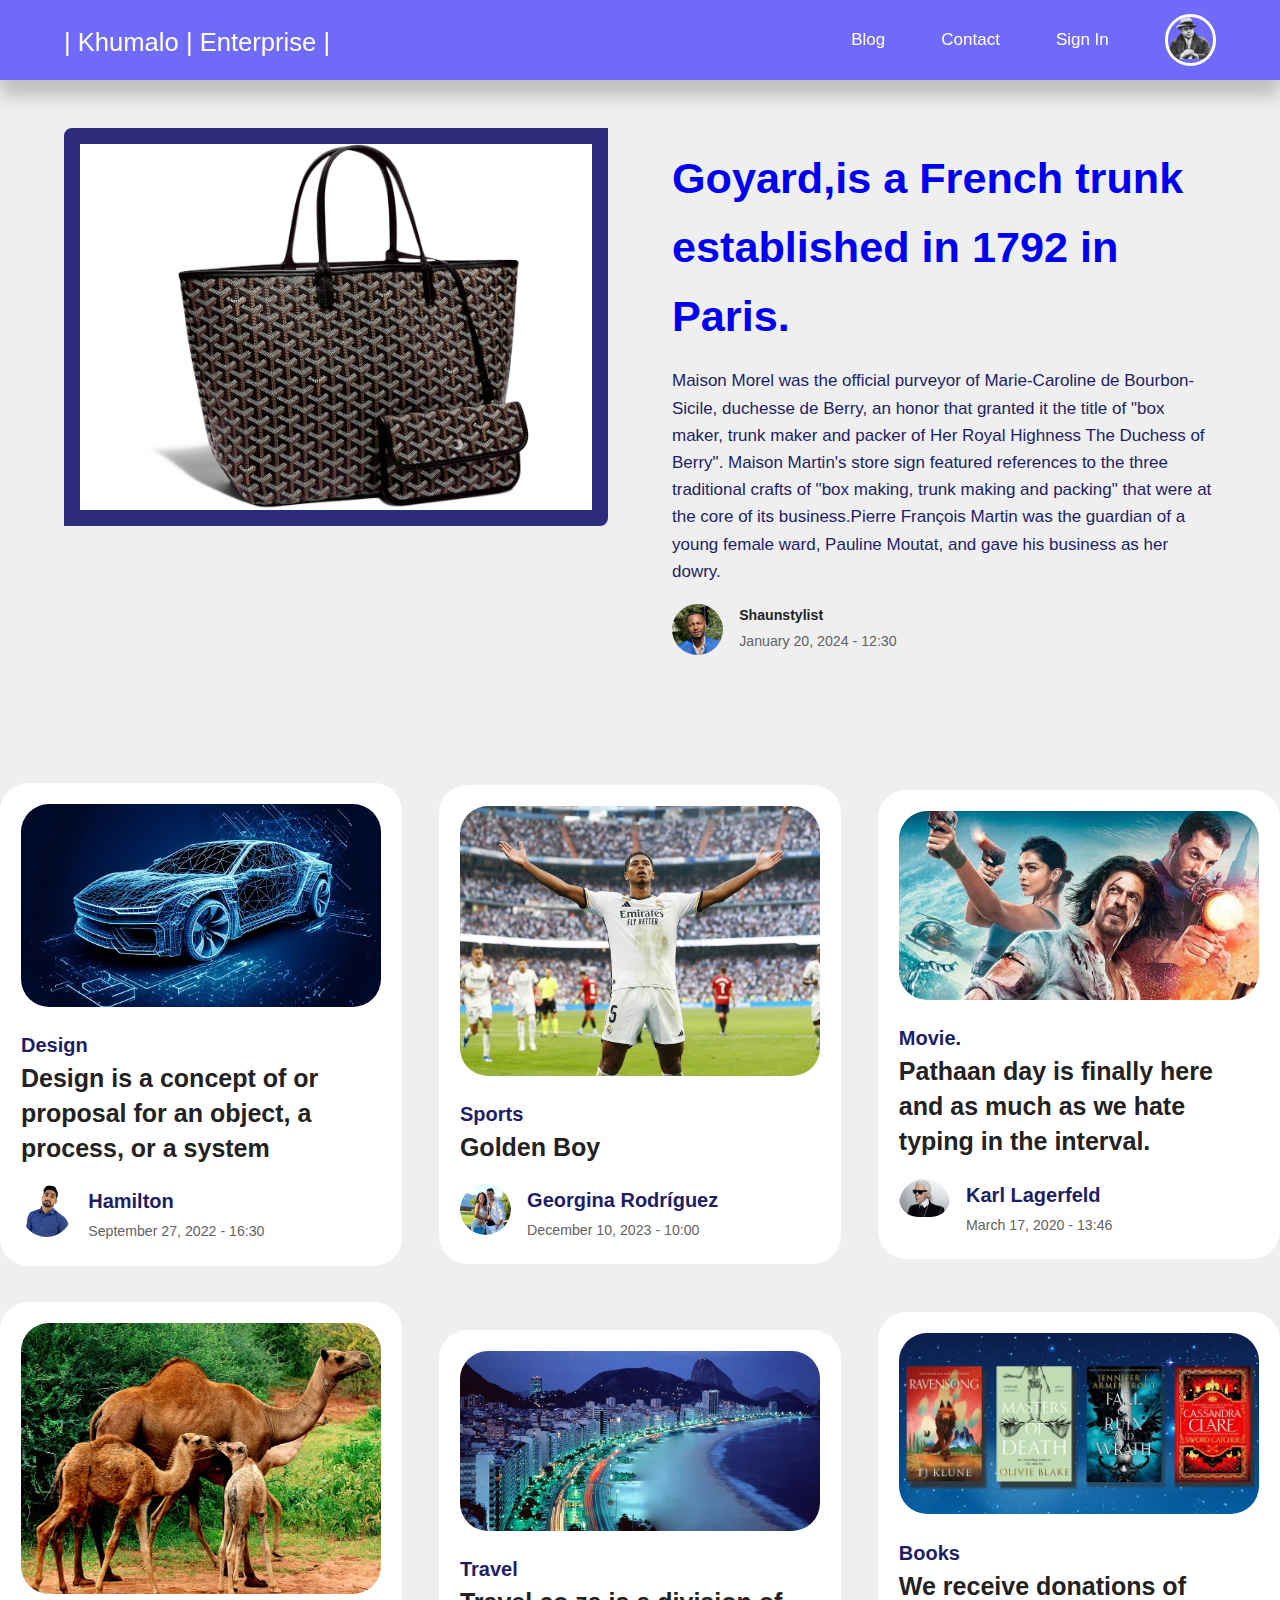
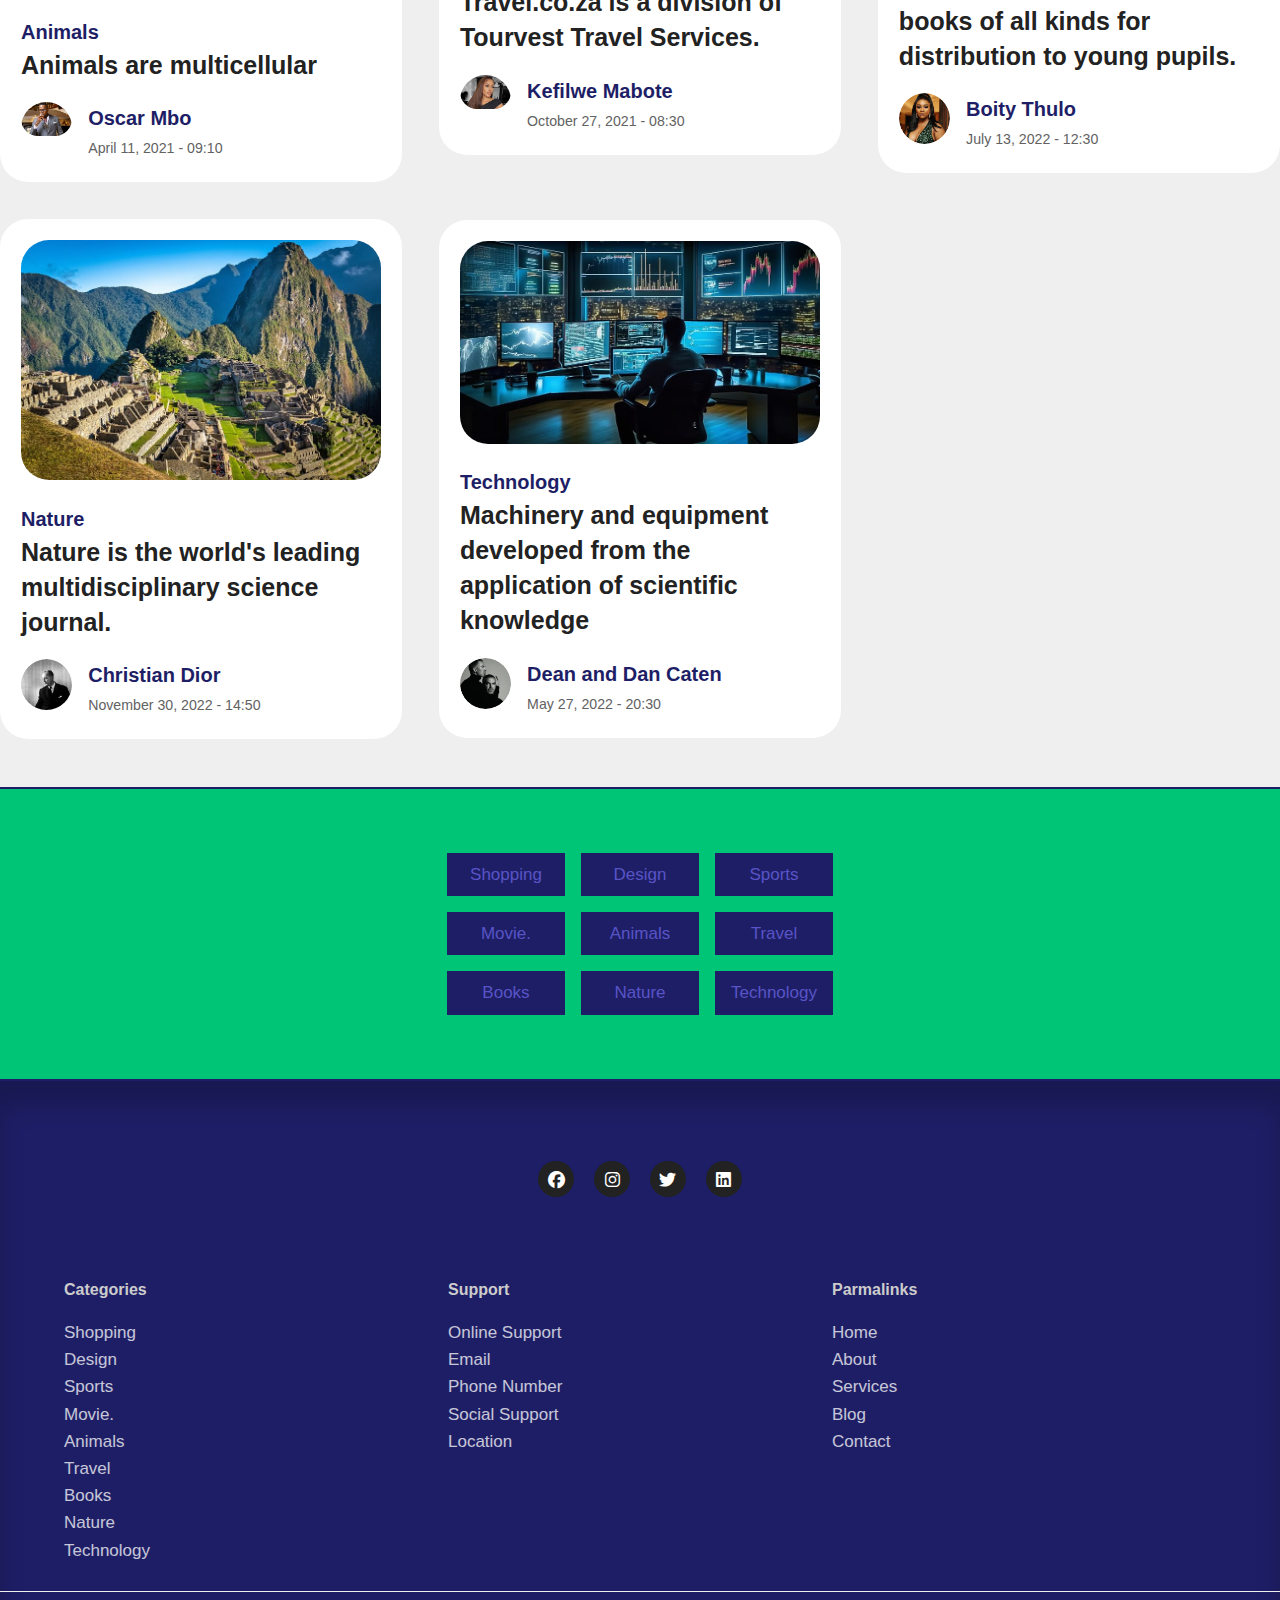
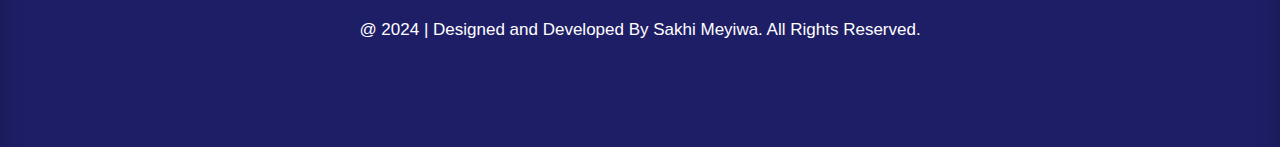
<file: Blog/index.html>
<!DOCTYPE html>
<html lang="en">
<head>
    <meta charset="UTF-8">
    <meta name="viewport" content="width=device-width, initial-scale=1.0">
    <title>Responsive Blog</title>
    <link rel="stylesheet" href="style.css">
    <link rel="stylesheet" href="https://cdnjs.cloudflare.com/ajax/libs/font-awesome/6.5.1/css/all.min.css">
</head>
<body>
   
    <nav>
        <div class="container nav-container">
            <a href="index.html" class="logo"><h3>| Khumalo | Enterprise |</h3></a>
            <ul class="nav-link">
                <li><a href="blog.html">Blog</a></li>
                <li><a href="contact.html">Contact</a></li>
                <li><a href="signup.html">Sign In</a></li>
                <li>
                    <div class="nav-profile">
                        <div class="profile-img">
                            <img src="unnamed.png">
                        </div>
                    <ul>
                        <li><a href="manage.html">Deshboard</a></li>
                        <li><a href="">Log Out</a></li>
                    </ul>
                    </div>
                </li>
            </ul>
            <button class="phone-botton Open"><i class="fa fa-bars"></i></button>
            <button class="phone-botton Close"><i class="fa fa-close"></i></button>
        </div>
    </nav>
    <section class="Featured">
        <div class="container featured-container">
            <div class="post-thumb">
                <img src="Goyard-Saint-Louis-Tote-PM-Black-V.jpg">
            </div>
            <div class="post-info">
                <div class=""></div>
                <h2 class="post-title">
                    <a href="post.html">Goyard,is a French trunk established in 1792 in Paris.</a>
                </h2>
                <p class="post-body">Maison Morel was the official purveyor of Marie-Caroline de Bourbon-Sicile, duchesse de Berry, an honor that granted it the title of "box maker, trunk maker and packer of Her Royal Highness The Duchess of Berry". Maison Martin's store sign featured references to the three traditional crafts of "box making, trunk making and packing" that were at the core of its business.Pierre François Martin was the guardian of a young female ward, Pauline Moutat, and gave his business as her dowry.</p>
                <div class="post-profile">
                    <div class="post-profile-img">
                        <img src="unnamed (1).png">
                    </div>
                    <div class="post-profile-info">
                        <h5>Shaunstylist</h5>
                        <small>January 20, 2024 - 12:30</small>
                    </div>
                </div>
            </div>
        </div>
    </section>

    <section class="Featured"></section>

    
    
    
    
    <section class="prtfolio" id="portfolio">
        <div class="center-text"data-aos="fade-down">
            </div>

    <div class="Portfolio-content"data-aos="zoom-in-up">
        <div class="row">
            <img src="0001081147_resized_blueprintcarwireframe1022.jpg">
            <div class="main-row">
                <div class="row-text">
                    <h5><span>Design</span></h5>
                    <div class="row-icon"></div>
                    <h4>Design is a concept of or proposal for an object, a process, or a system</h4>
                    <div class="post-profile">
                        <div class="post-profile-img">
                            <img src="formal1.jpg">
                        </div>
                        <div class="post-profile-info">
                            <h5>Hamilton</h5>
                            <small>September 27, 2022 - 16:30</small>
                        </div>
                    </div>
                </div>
            </div>
        </div>


        <div class="row">
            <img src="jude-bellingham-sunderland-associations.jpg">
            <div class="main-row">
                <div class="row-text">
                    <h5><span>Sports</span></h5>
                    <div class="row-icon"></div>
                    <h4>Golden Boy</h4>
                    <div class="post-profile">
                        <div class="post-profile-img">
                            <img src="f4.webp">
                        </div>
                        <div class="post-profile-info">
                            <h5>Georgina Rodríguez</h5>
                            <small>December 10, 2023 - 10:00</small>
                        </div>
                    </div>
                </div>
            </div>
        </div>


        <div class="row">
            <img src="pathaan-quick-review-001.jpg">
            <div class="main-row">
                <div class="row-text">
                    <h5><span> Movie.</span></h5>
                    <div class="row-icon"></div>
                    <h4>Pathaan day is finally here and as much as we hate typing in the interval.</h4>
                    <div class="post-profile">
                        <div class="post-profile-img">
                            <img src="f2.webp">
                        </div>
                        <div class="post-profile-info">
                            <h5>Karl Lagerfeld</h5>
                            <small>March 17, 2020 - 13:46</small>
                        </div>
                    </div>
                </div>
            </div>
        </div>


        <div class="row">
            <img src="Dromedary-camels.webp">
            <div class="main-row">
                <div class="row-text">
                    <h5><span>Animals</span></h5>
                    <div class="row-icon"></div>
                    <h4>Animals are multicellular</h4>
                    <div class="post-profile">
                        <div class="post-profile-img">
                            <img src="f3.jpg">
                        </div>
                        <div class="post-profile-info">
                            <h5>Oscar Mbo</h5>
                            <small>April 11, 2021 - 09:10</small>
                        </div>
                    </div>
                </div>
            </div>
        </div>


        <div class="row">
            <img src="image-1-2022-09-30T160926.524.webp">
            <div class="main-row">
                <div class="row-text">
                    <h5><span>Travel</span></h5>
                    <div class="row-icon"></div>
                    <h4>Travel.co.za is a division of Tourvest Travel Services.</h4>
                    <div class="post-profile">
                        <div class="post-profile-img">
                            <img src="f5.jpg">
                        </div>
                        <div class="post-profile-info">
                            <h5>Kefilwe Mabote</h5>
                            <small>October 27, 2021 - 08:30</small>
                        </div>
                    </div>
                </div>
            </div>
        </div>


       
        <div class="row">
            <img src="Best-fantasy-books.webp">
            <div class="main-row">
                <div class="row-text">
                    <h5><span>Books</span></h5>
                    <div class="row-icon"></div>
                    <h4>We receive donations of books of all kinds for distribution to young pupils.</h4>
                    <div class="post-profile">
                        <div class="post-profile-img">
                            <img src="f6.png">
                        </div>
                        <div class="post-profile-info">
                            <h5>Boity Thulo</h5>
                            <small>July 13, 2022 - 12:30</small>
                        </div>
                    </div>
                </div>
            </div>
        </div>


        <div class="row">
            <img src="top-places-to-visit-in-the-world-machu-picchu-peru.jpg">
            <div class="main-row">
                <div class="row-text">
                    <h5><span>Nature</span></h5>
                    <div class="row-icon"></div>
                    <h4>Nature is the world's leading multidisciplinary science journal.</h4>
                    <div class="post-profile">
                        <div class="post-profile-img">
                            <img src="f7.webp">
                        </div>
                        <div class="post-profile-info">
                            <h5>Christian Dior</h5>
                            <small>November 30, 2022 - 14:50</small>
                        </div>
                    </div>
                </div>
            </div>
        </div>



        <div class="row">
            <img src="Technology_Trends.avif">
            <div class="main-row">
                <div class="row-text">
                    <h5><span>Technology</span></h5>
                    <div class="row-icon"></div>
                    <h4>Machinery and equipment developed from the application of scientific knowledge</h4>
                    <div class="post-profile">
                        <div class="post-profile-img">
                            <img src="f8.jpg">
                        </div>
                        <div class="post-profile-info">
                            <h5>Dean and Dan Caten</h5>
                            <small>May 27, 2022 - 20:30</small>
                        </div>
                    </div>
                </div>
            </div>
        </div>

    </div>
    </section>
    
    <section class="Category">
        <div class="category-container container">
            <a class="category-btn">Shopping</a>
            <a class="category-btn">Design</a>
            <a class="category-btn">Sports</a>
            <a class="category-btn">Movie.</a>
            <a class="category-btn">Animals</a>
            <a class="category-btn">Travel</a>
            <a class="category-btn">Books</a>
            <a class="category-btn">Nature</a>
            <a class="category-btn">Technology</a>
    
            
        </div>
    </section>
    
    
    <footer>
        <div class="footer-social">
        <a href=""><i class="fab fa-facebook"></i></a>
        <a href=""><i class="fab fa-instagram"></i></a>
        <a href=""><i class="fab fa-twitter"></i></a>
        <a href=""><i class="fab fa-linkedin"></i></a>
    </div>
    <div class="container footer-container">
        <article>
            <h4>Categories</h4>
            <ul>
                <li><a>Shopping</a></li>
                <li><a>Design</a></li>
                <li><a>Sports</a></li>
                <li><a>Movie.</a></li>
                <li><a>Animals</a></li>
                <li><a>Travel</a></li>
                <li><a>Books</a></li>
                <li><a>Nature</a></li>
                <li><a>Technology</a></li>
                <br>

            </ul>
        </article>
        <article>
            <h4>Support</h4>
            <ul>
                <li><a href="">Online Support</a></li>
                <li><a href="">Email</a></li>
                <li><a href="">Phone Number</a></li>
                <li><a href="">Social Support</a></li>
                <li><a href="">Location</a></li>
             </ul>  
      </article>
      <article>
        <h4>Parmalinks</h4>
        <ul>
            <li><a href="">Home</a></li>
            <li><a href="">About</a></li>
            <li><a href="">Services</a></li>
            <li><a href="">Blog</a></li>
            <li><a href="">Contact</a></li>
         </ul>  
  </article>
    </div>
    <div class="footer-copy">
        @ 2024 | Designed and Developed By Sakhi Meyiwa. All Rights Reserved.

        
</div>
    </footer>
    
    
    
    
    
    
    
    
    
    
    
    
    
    <script src="script.js"></script>
</body>
</html>
</file>
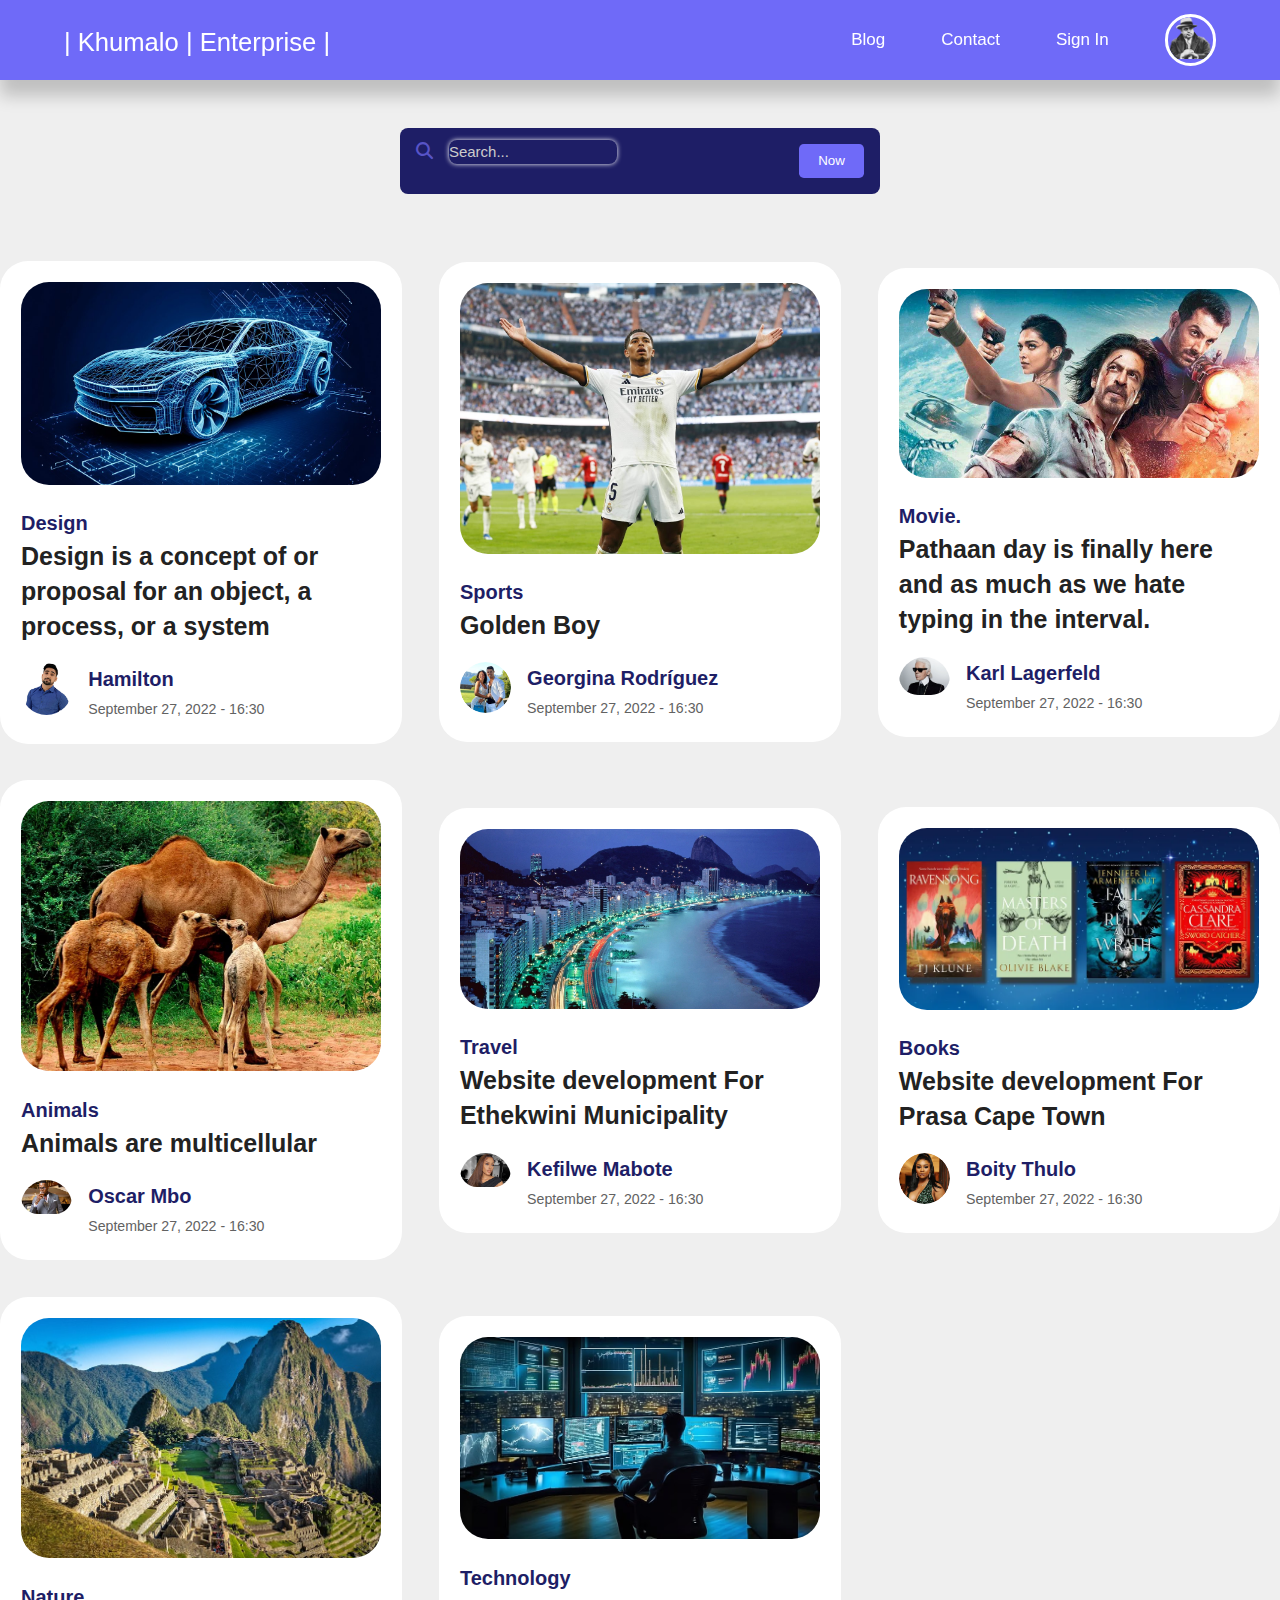
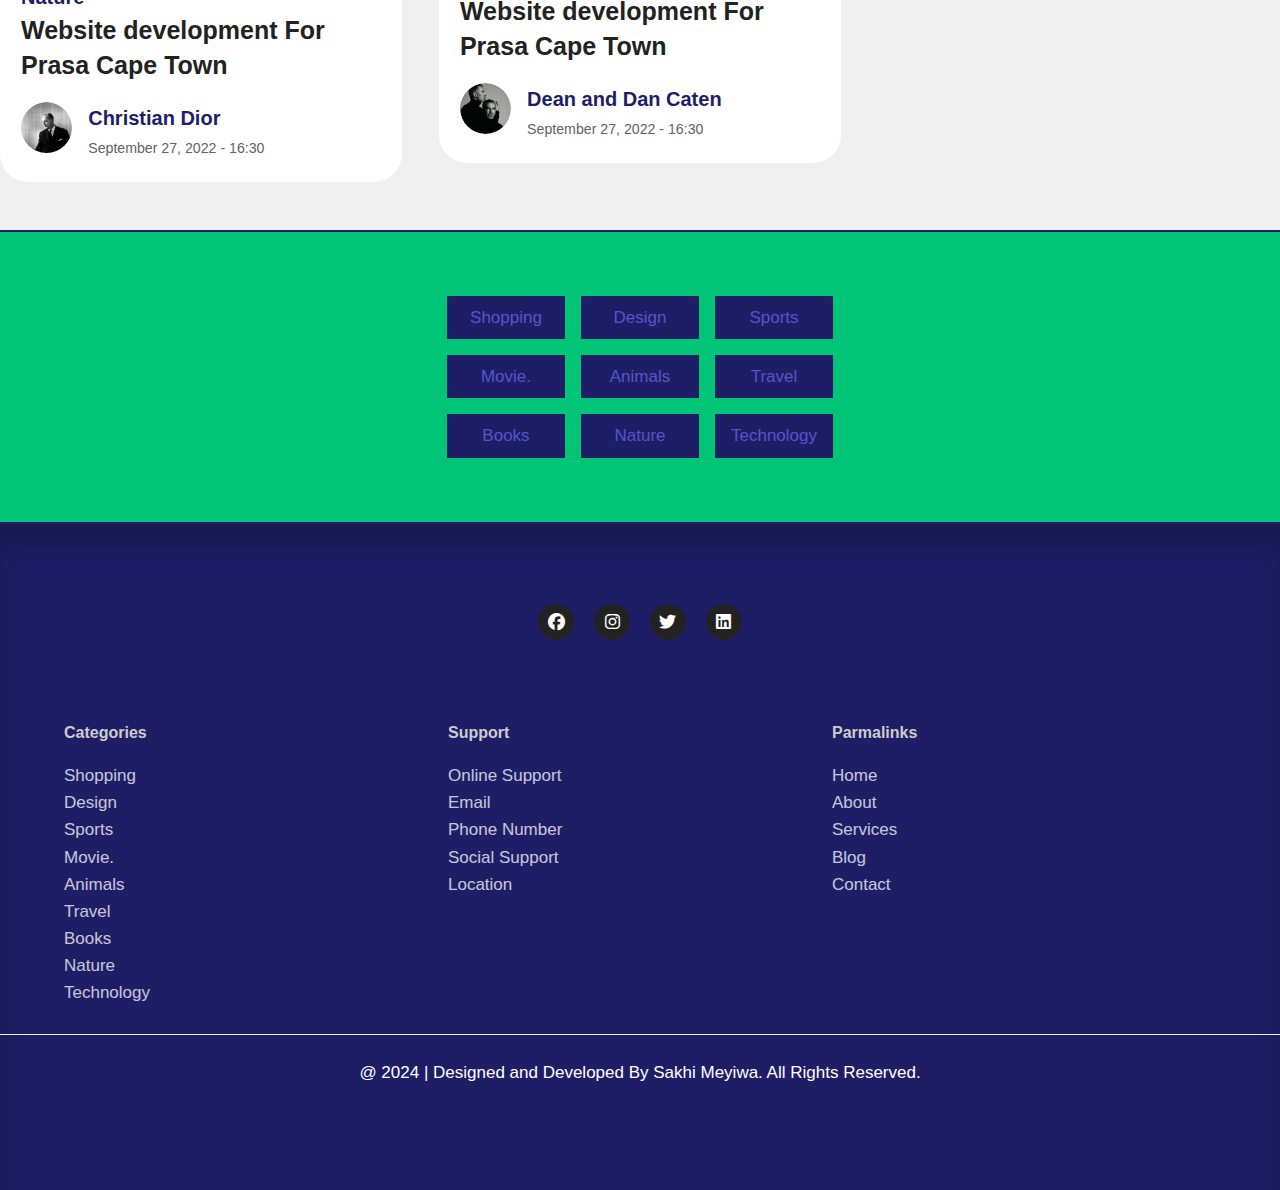
<file: Blog/blog.html>
<!DOCTYPE html>
<html lang="en">
<head>
    <meta charset="UTF-8">
    <meta name="viewport" content="width=device-width, initial-scale=1.0">
    <title>Responsive Blog</title>
    <link rel="stylesheet" href="style.css">
    <link rel="stylesheet" href="https://cdnjs.cloudflare.com/ajax/libs/font-awesome/6.5.1/css/all.min.css">
</head>
<body>
   
    <nav>
        <div class="container nav-container">
            <a href="index.html" class="logo"><h3>| Khumalo | Enterprise |</h3></a>
            <ul class="nav-link">
                <li><a href="">Blog</a></li>
                <li><a href="">Contact</a></li>
                <li><a href="">Sign In</a></li>
                <li>
                    <div class="nav-profile">
                        <div class="profile-img">
                            <img src="unnamed.png">
                        </div>
                    <ul>
                        <li><a href="">Deshboard</a></li>
                        <li><a href="">Log Out</a></li>
                    </ul>
                    </div>
                </li>
            </ul>
            <button class="phone-botton Open"><i class="fa fa-bars"></i></button>
            <button class="phone-botton Close"><i class="fa fa-close"></i></button>
        </div>
    </nav>
    

<section class="search-bar">
    <form class="container search-container">
        <di>
            <i class="fa fa-search"></i>
            <input type="search" placeholder="Search...">
        </di>
        <button class="btn"type="submit">Now</button>
    </form>
</section>




















    <section class="prtfolio" id="portfolio">
        <div class="center-text"data-aos="fade-down">
            </div>

    <div class="Portfolio-content"data-aos="zoom-in-up">
        <div class="row">
            <img src="0001081147_resized_blueprintcarwireframe1022.jpg">
            <div class="main-row">
                <div class="row-text">
                    <h5><span>Design</span></h5>
                    <div class="row-icon"></div>
                    <h4>Design is a concept of or proposal for an object, a process, or a system</h4>
                    <div class="post-profile">
                        <div class="post-profile-img">
                            <img src="formal1.jpg">
                        </div>
                        <div class="post-profile-info">
                            <h5>Hamilton</h5>
                            <small>September 27, 2022 - 16:30</small>
                        </div>
                    </div>
                </div>
            </div>
        </div>


        <div class="row">
            <img src="jude-bellingham-sunderland-associations.jpg">
            <div class="main-row">
                <div class="row-text">
                    <h5><span>Sports</span></h5>
                    <div class="row-icon"></div>
                    <h4>Golden Boy</h4>
                    <div class="post-profile">
                        <div class="post-profile-img">
                            <img src="f4.webp">
                        </div>
                        <div class="post-profile-info">
                            <h5>Georgina Rodríguez</h5>
                            <small>September 27, 2022 - 16:30</small>
                        </div>
                    </div>
                </div>
            </div>
        </div>


        <div class="row">
            <img src="pathaan-quick-review-001.jpg">
            <div class="main-row">
                <div class="row-text">
                    <h5><span> Movie.</span></h5>
                    <div class="row-icon"></div>
                    <h4>Pathaan day is finally here and as much as we hate typing in the interval.</h4>
                    <div class="post-profile">
                        <div class="post-profile-img">
                            <img src="f2.webp">
                        </div>
                        <div class="post-profile-info">
                            <h5>Karl Lagerfeld</h5>
                            <small>September 27, 2022 - 16:30</small>
                        </div>
                    </div>
                </div>
            </div>
        </div>


        <div class="row">
            <img src="Dromedary-camels.webp">
            <div class="main-row">
                <div class="row-text">
                    <h5><span>Animals</span></h5>
                    <div class="row-icon"></div>
                    <h4>Animals are multicellular</h4>
                    <div class="post-profile">
                        <div class="post-profile-img">
                            <img src="f3.jpg">
                        </div>
                        <div class="post-profile-info">
                            <h5>Oscar Mbo</h5>
                            <small>September 27, 2022 - 16:30</small>
                        </div>
                    </div>
                </div>
            </div>
        </div>


        <div class="row">
            <img src="image-1-2022-09-30T160926.524.webp">
            <div class="main-row">
                <div class="row-text">
                    <h5><span>Travel</span></h5>
                    <div class="row-icon"></div>
                    <h4>Website development For Ethekwini Municipality</h4>
                    <div class="post-profile">
                        <div class="post-profile-img">
                            <img src="f5.jpg">
                        </div>
                        <div class="post-profile-info">
                            <h5>Kefilwe Mabote</h5>
                            <small>September 27, 2022 - 16:30</small>
                        </div>
                    </div>
                </div>
            </div>
        </div>


       
        <div class="row">
            <img src="Best-fantasy-books.webp">
            <div class="main-row">
                <div class="row-text">
                    <h5><span>Books</span></h5>
                    <div class="row-icon"></div>
                    <h4>Website development For Prasa Cape Town</h4>
                    <div class="post-profile">
                        <div class="post-profile-img">
                            <img src="f6.png">
                        </div>
                        <div class="post-profile-info">
                            <h5>Boity Thulo</h5>
                            <small>September 27, 2022 - 16:30</small>
                        </div>
                    </div>
                </div>
            </div>
        </div>


        <div class="row">
            <img src="top-places-to-visit-in-the-world-machu-picchu-peru.jpg">
            <div class="main-row">
                <div class="row-text">
                    <h5><span>Nature</span></h5>
                    <div class="row-icon"></div>
                    <h4>Website development For Prasa Cape Town</h4>
                    <div class="post-profile">
                        <div class="post-profile-img">
                            <img src="f7.webp">
                        </div>
                        <div class="post-profile-info">
                            <h5>Christian Dior</h5>
                            <small>September 27, 2022 - 16:30</small>
                        </div>
                    </div>
                </div>
            </div>
        </div>



        <div class="row">
            <img src="Technology_Trends.avif">
            <div class="main-row">
                <div class="row-text">
                    <h5><span>Technology</span></h5>
                    <div class="row-icon"></div>
                    <h4>Website development For Prasa Cape Town</h4>
                    <div class="post-profile">
                        <div class="post-profile-img">
                            <img src="f8.jpg">
                        </div>
                        <div class="post-profile-info">
                            <h5>Dean and Dan Caten</h5>
                            <small>September 27, 2022 - 16:30</small>
                        </div>
                    </div>
                </div>
            </div>
        </div>

    </div>
    </section>
    
    <section class="Category">
        <div class="category-container container">
            <a class="category-btn">Shopping</a>
            <a class="category-btn">Design</a>
            <a class="category-btn">Sports</a>
            <a class="category-btn">Movie.</a>
            <a class="category-btn">Animals</a>
            <a class="category-btn">Travel</a>
            <a class="category-btn">Books</a>
            <a class="category-btn">Nature</a>
            <a class="category-btn">Technology</a>
    
            
        </div>
    </section>
    
    
    <footer>
        <div class="footer-social">
        <a href=""><i class="fab fa-facebook"></i></a>
        <a href=""><i class="fab fa-instagram"></i></a>
        <a href=""><i class="fab fa-twitter"></i></a>
        <a href=""><i class="fab fa-linkedin"></i></a>
    </div>
    <div class="container footer-container">
        <article>
            <h4>Categories</h4>
            <ul>
                <li><a>Shopping</a></li>
                <li><a>Design</a></li>
                <li><a>Sports</a></li>
                <li><a>Movie.</a></li>
                <li><a>Animals</a></li>
                <li><a>Travel</a></li>
                <li><a>Books</a></li>
                <li><a>Nature</a></li>
                <li><a>Technology</a></li>
                <br>

            </ul>
        </article>
        <article>
            <h4>Support</h4>
            <ul>
                <li><a href="">Online Support</a></li>
                <li><a href="">Email</a></li>
                <li><a href="">Phone Number</a></li>
                <li><a href="">Social Support</a></li>
                <li><a href="">Location</a></li>
             </ul>  
      </article>
      <article>
        <h4>Parmalinks</h4>
        <ul>
            <li><a href="">Home</a></li>
            <li><a href="">About</a></li>
            <li><a href="">Services</a></li>
            <li><a href="">Blog</a></li>
            <li><a href="">Contact</a></li>
         </ul>  
  </article>
    </div>
    <div class="footer-copy">
        @ 2024 | Designed and Developed By Sakhi Meyiwa. All Rights Reserved.

        
</div>
    </footer>
    
    
    
    
    
    
    
    
    
    
    
    
    
    <script src="script.js"></script>
</body>
</html>
</file>
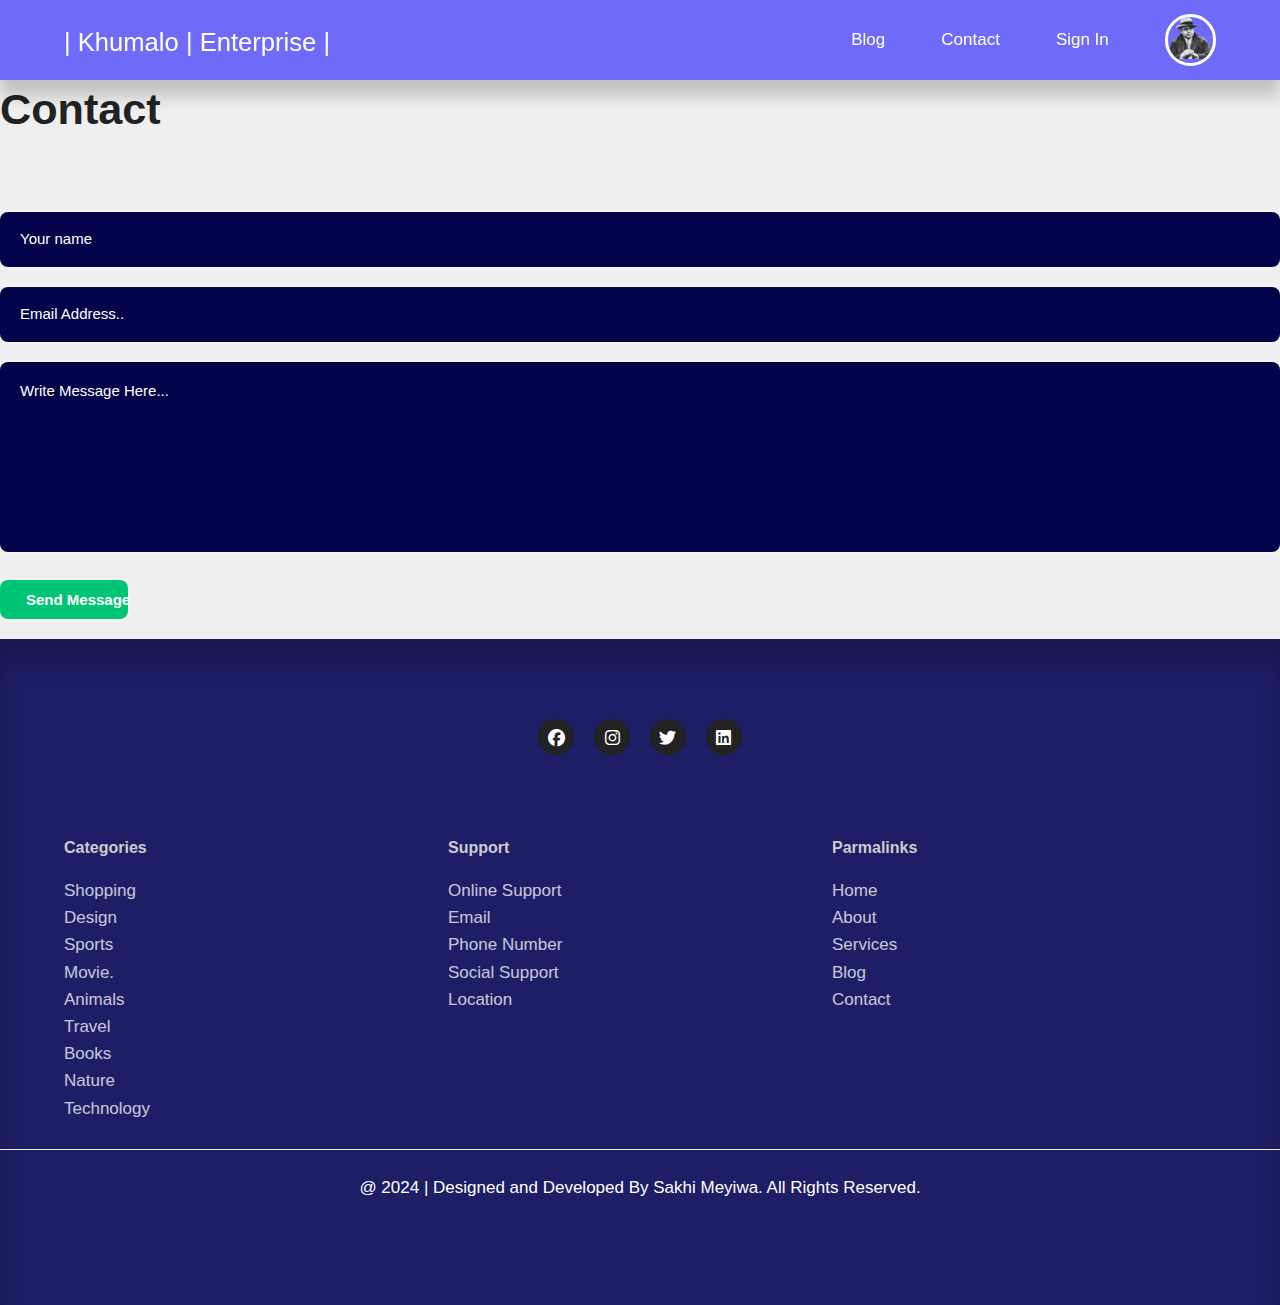
<file: Blog/contact.html>
<!DOCTYPE html>
<html lang="en">
<head>
    <meta charset="UTF-8">
    <meta name="viewport" content="width=device-width, initial-scale=1.0">
    <title>Responsive Blog</title>
    <link rel="stylesheet" href="style.css">
    <link rel="stylesheet" href="https://cdnjs.cloudflare.com/ajax/libs/font-awesome/6.5.1/css/all.min.css">
</head>
<body>
   
    <nav>
        <div class="container nav-container">
            <a href="index.html" class="logo"><h3>| Khumalo | Enterprise |</h3></a>
            <ul class="nav-link">
                <li><a href="blog.html">Blog</a></li>
                <li><a href="">Contact</a></li>
                <li><a href="signup.html">Sign In</a></li>
                <li>
                    <div class="nav-profile">
                        <div class="profile-img">
                            <img src="unnamed.png">
                        </div>
                    <ul>
                        <li><a href="">Deshboard</a></li>
                        <li><a href="">Log Out</a></li>
                    </ul>
                    </div>
                </li>
            </ul>
            <button class="phone-botton Open"><i class="fa fa-bars"></i></button>
            <button class="phone-botton Close"><i class="fa fa-close"></i></button>
        </div>
    </nav> 
  <br>
    <section class="contact"id="contact">
        <div class="center-text"data-aos="fade-down">
            <h2>Contact</h2>
        </div>
         
        <div class="contact-form"data-aos="zoom-in-up"></div>
        <form>

            
            <input type="text" placeholder="Your name" required>
            <input type="email" placeholder="Email Address.." required>
            <textarea name="" id="" colos="30" rows="10" placeholder="Write Message Here..." required></textarea>
            <input type="submit"name=""value="Send Message" class="send-btn">
        </form>
      </section>


      <footer>
        <div class="footer-social">
        <a href=""><i class="fab fa-facebook"></i></a>
        <a href=""><i class="fab fa-instagram"></i></a>
        <a href=""><i class="fab fa-twitter"></i></a>
        <a href=""><i class="fab fa-linkedin"></i></a>
    </div>
    <div class="container footer-container">
        <article>
            <h4>Categories</h4>
            <ul>
                <li><a>Shopping</a></li>
                <li><a>Design</a></li>
                <li><a>Sports</a></li>
                <li><a>Movie.</a></li>
                <li><a>Animals</a></li>
                <li><a>Travel</a></li>
                <li><a>Books</a></li>
                <li><a>Nature</a></li>
                <li><a>Technology</a></li>
                <br>

            </ul>
        </article>
        <article>
            <h4>Support</h4>
            <ul>
                <li><a href="">Online Support</a></li>
                <li><a href="">Email</a></li>
                <li><a href="">Phone Number</a></li>
                <li><a href="">Social Support</a></li>
                <li><a href="">Location</a></li>
             </ul>  
      </article>
      <article>
        <h4>Parmalinks</h4>
        <ul>
            <li><a href="">Home</a></li>
            <li><a href="">About</a></li>
            <li><a href="">Services</a></li>
            <li><a href="">Blog</a></li>
            <li><a href="">Contact</a></li>
         </ul>  
  </article>
    </div>


      <div class="footer-copy">
        @ 2024 | Designed and Developed By Sakhi Meyiwa. All Rights Reserved.

        
</div>
    </footer>


    <script src="script.js"></script>
</body>
</html>
</file>
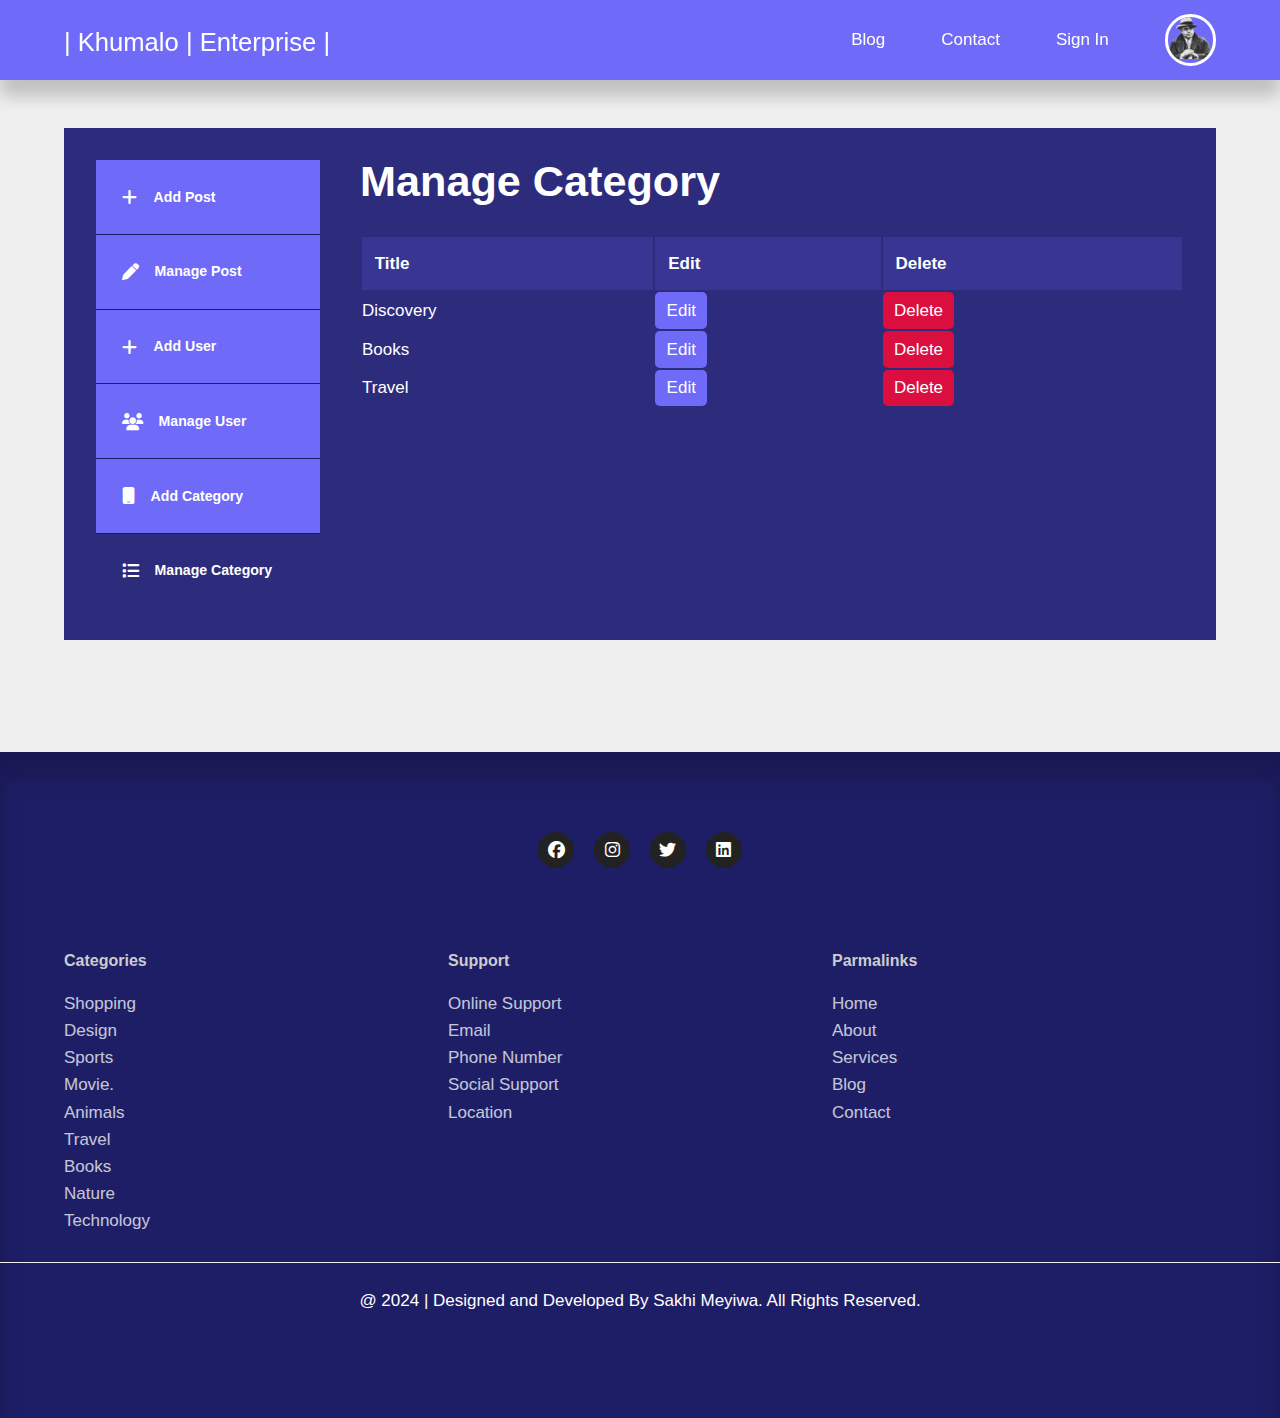
<file: Blog/manage.html>
<!DOCTYPE html>
<html lang="en">
<head>
    <meta charset="UTF-8">
    <meta name="viewport" content="width=device-width, initial-scale=1.0">
    <title>Responsive Blog</title>
    <link rel="stylesheet" href="style.css">
    <link rel="stylesheet" href="https://cdnjs.cloudflare.com/ajax/libs/font-awesome/6.5.1/css/all.min.css">
</head>
<body>
   
    <nav>
        <div class="container nav-container">
            <a href="index.html" class="logo"><h3>| Khumalo | Enterprise |</h3></a>
            <ul class="nav-link">
                <li><a href="blog.html">Blog</a></li>
                <li><a href="contact.html">Contact</a></li>
                <li><a href="signup.html">Sign In</a></li>
                <li>
                    <div class="nav-profile">
                        <div class="profile-img">
                            <img src="unnamed.png">
                        </div>
                    <ul>
                        <li><a href="">Deshboard</a></li>
                        <li><a href="">Log Out</a></li>
                    </ul>
                    </div>
                </li>
            </ul>
            <button class="phone-botton Open"><i class="fa fa-bars"></i></button>
            <button class="phone-botton Close"><i class="fa fa-close"></i></button>
        </div>
    </nav>

<section class="Deshboard">
    <div class="container deshboard-container">
        <aside>
            <ul>
                <li><a href="">
                    <i class="fa fa-add"></i>
                    <h5>Add Post</h5>
                </a></li>
                <li><a href="">
                    <i class="fa fa-pen"></i>
                    <h5>Manage Post</h5>
                </a></li>
                <li><a href="">
                    <i class="fa fa-add"></i>
                    <h5>Add User</h5>
                </a></li>
                <li><a href="">
                    <i class="fa fa-users"></i>
                    <h5>Manage User</h5>
                </a></li>
                <li><a href="">
                    <i class="fa fa-mobile"></i>
                    <h5>Add Category</h5>
                </a></li>
                <li><a href="" class="active">
                    <i class="fa fa-list"></i>
                    <h5>Manage Category</h5>
                </a></li>

            </ul>
        </aside>

       <main>
        <h2>Manage Category</h2>
        <table>
        <thead>
            <tr>
                <th>Title</th>
                <th>Edit</th>
                <th>Delete</th>
            </tr>
        </thead>
        <tbody>

            <tr>
                <td>Discovery</td>
                <td><a href="" class="btn sm">Edit</a></td>
                <td><a href="" class="btn sm danger">Delete</a></td>
            </tr>

            <tr>
                <td>Books</td>
                <td><a href="" class="btn sm">Edit</a></td>
                <td><a href="" class="btn sm danger">Delete</a></td>
            </tr>

            <tr>
                <td>Travel</td>
                <td><a href="" class="btn sm">Edit</a></td>
                <td><a href="" class="btn sm danger">Delete</a></td>
            </tr>


        </tbody>
        </table>
       </main>
    </div>
</section>

    <footer>
        <div class="footer-social">
        <a href=""><i class="fab fa-facebook"></i></a>
        <a href=""><i class="fab fa-instagram"></i></a>
        <a href=""><i class="fab fa-twitter"></i></a>
        <a href=""><i class="fab fa-linkedin"></i></a>
    </div>
    <div class="container footer-container">
        <article>
            <h4>Categories</h4>
            <ul>
                <li><a>Shopping</a></li>
                <li><a>Design</a></li>
                <li><a>Sports</a></li>
                <li><a>Movie.</a></li>
                <li><a>Animals</a></li>
                <li><a>Travel</a></li>
                <li><a>Books</a></li>
                <li><a>Nature</a></li>
                <li><a>Technology</a></li>
                <br>

            </ul>
        </article>
        <article>
            <h4>Support</h4>
            <ul>
                <li><a href="">Online Support</a></li>
                <li><a href="">Email</a></li>
                <li><a href="">Phone Number</a></li>
                <li><a href="">Social Support</a></li>
                <li><a href="">Location</a></li>
             </ul>  
      </article>
      <article>
        <h4>Parmalinks</h4>
        <ul>
            <li><a href="">Home</a></li>
            <li><a href="">About</a></li>
            <li><a href="">Services</a></li>
            <li><a href="">Blog</a></li>
            <li><a href="">Contact</a></li>
         </ul>  
  </article>
    </div>
    <div class="footer-copy">
        @ 2024 | Designed and Developed By Sakhi Meyiwa. All Rights Reserved.

        
</div>
    </footer>
    
    
    
    
    
    
    
    
    
    
    
    
    
    <script src="script.js"></script>
</body>
</html>
</file>
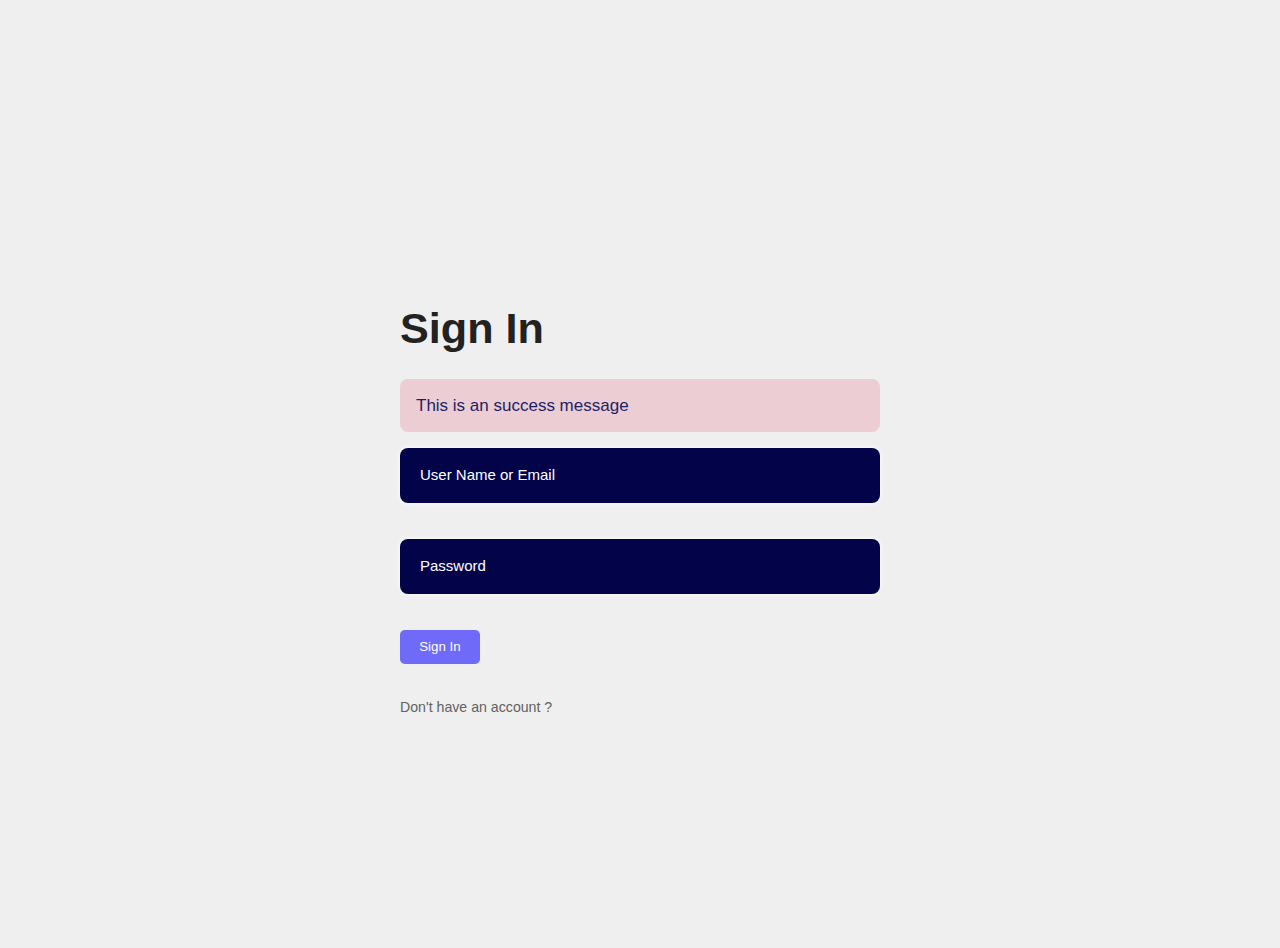
<file: Blog/signin.html>
<!DOCTYPE html>
<html lang="en">
<head>
    <meta charset="UTF-8">
    <meta name="viewport" content="width=device-width, initial-scale=1.0">
    <title>Responsive Blog</title>
    <link rel="stylesheet" href="style.css">
    <link rel="stylesheet" href="https://cdnjs.cloudflare.com/ajax/libs/font-awesome/6.5.1/css/all.min.css">
</head>
<body>

<section class="form-section">
    <div class="container form-section-container">
        <h2>Sign In</h2>
        <div class="message-alert message-alert-success">
            <p>This is an success message</p>
        </div>
        <form action="=">
            <input type="text" placeholder="User Name or Email">
            <input type="password" placeholder="Password">
            <button type="submit" class="btn">Sign In</button>
            <small>Don't have an account ?<a href="index.html"></a></small>


        </form>
    </div>
</section>

















<script src="script.js"></script>
</body>
</html>
</file>
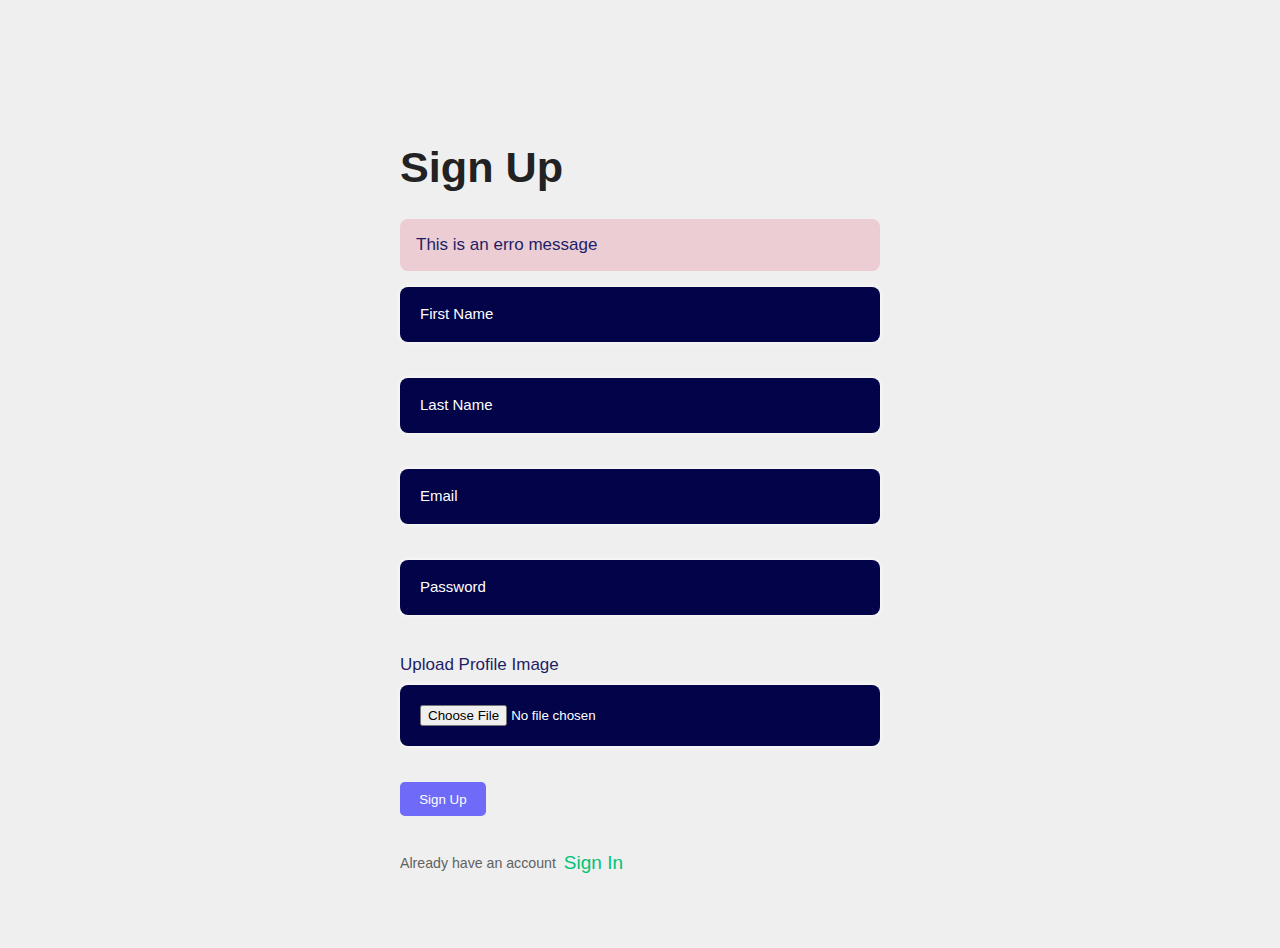
<file: Blog/signup.html>
<!DOCTYPE html>
<html lang="en">
<head>
    <meta charset="UTF-8">
    <meta name="viewport" content="width=device-width, initial-scale=1.0">
    <title>Responsive Blog</title>
    <link rel="stylesheet" href="style.css">
    <link rel="stylesheet" href="https://cdnjs.cloudflare.com/ajax/libs/font-awesome/6.5.1/css/all.min.css">
</head>
<body>

<section class="form-section">
    <div class="container form-section-container">
        <h2>Sign Up</h2>
        <div class="message-alert message-alert-error">
            <p>This is an erro message</p>
        </div>
        <form action="">
            <input type="text" placeholder="First Name">
            <input type="text" placeholder="Last Name">
            <input type="email" placeholder="Email">
            <input type="password" placeholder="Password">
            <div class="form-control">
                <label for="profile-img">Upload Profile Image</label>
                <input type="file"id="upload-img">
            </div>
          <button type="submit"class="btn">Sign Up</button>
          <small>Already have an account<a href="signin.html">Sign In</a></small>




        </form>
    </div>
</section>

    <script src="script.js"></script>
</body>
</html>
</file>
<file: Blog/style.css>
:root{
    --color-primary:#6f6af8;
    --color-primary-variant: #5854c7;
    --color-primary-light:hsl(242,91%,69%,18%);
    --color-danger: #da0f3f;
    --color-danger-light:hsl(346,87%,46%,15%);
    --color-success:#00c476;
    --color-danger-light:hsl(346,87%,46%,15%);
    --color-gray-1: #1e1e66;
    --color-gray-2: #2d2b7c;


    --color-white: #ffffff;
    --color-light: #ccc;
    --color-light-variant: #626262;
    --color-bg: #efefef;
    --color-black:#222222;

    --border-radius-1: .3rem;
    --border-radius-2: .5rem;
    --border-radius-3: .8rem;
    --border-radius-4: .2rem;
    --border-radius-5: .5rem;
}

*{
    margin: 0;
    padding: 0;
    box-sizing: border-box;
    outline: none;
    border: none;
    list-style: none;
    appearance: none;
    text-decoration: none;
    font-family: 'Segoe UI','Segoe UI', Tahoma, Geneva, Verdana, sans-serif;
    transition: .4s ease;

}

body{
    
    line-height: 1.6;
    font-size: 17px;
    background: var(--color-bg);
    overflow-x:hidden;
    color:var(--color-gray-1);

}

.container{
    max-width: 1620px;
    margin: 0 auto;
    width: 90%;

}
section{
    margin-top: 3rem;
    width: 100vw;
}
h1,h2,h3,h4,h5{
    color: var(--color-black);
}
h1{
    font-size: 3rem;
    margin: 1rem 0;
}
h2{
    font-size: 2.7rem;
    margin: 1rem 0;
}
h3{
    font-size: 1.2rem;
    margin: .8rem 0 .5rem;

}
h4{
    font-size: 1rem;

}
img{
    display: block;
    width: 100%;
    object-fit: cover;
    
}

nav{
    height: 5rem;
    width: 100vw;
    position: fixed;
    background: var(--color-primary);
    top: 0;
    z-index: 10;
    box-shadow: 0 1rem 1rem rgba(0,0,0, 0.2);
}
nav .phone-botton{
    display: none;
}
.nav-container{
    display: flex;
    justify-content: space-between;
    height: 100%;
    align-items: center;
}
.profile-img{
    width: 3.2rem;
    height: 3.2rem;
    border-radius: 50%;
    border: 3px solid var(--color-white);
    overflow: hidden;
}

nav .logo h3{
    font-size: 1.6rem;
    font-weight: 300;
    color: var(--color-white);
}
nav .logo h3 span{
    text-transform: uppercase;
    color: var(--color-black);
}
nav .nav-link{
    display: flex;
    gap: 3.5rem;
    margin: 0;
    align-items: center;
}
.nav-link a {
    color: var(--color-white);
    font-weight: 300;
}
.nav-link a:hover{
    color: var(--color-black);
}
nav .nav-profile{
    cursor: pointer;
    position: relative;
}
nav .nav-profile ul{
    position: absolute;
    display: flex;
    flex-direction: column;
    right: 0;
    top: 127%;
    box-shadow: 0 2rem 1rem rgba(0,0,0, 0.2);
    visibility: hidden;
    opacity: 0;
    border-radius: var(--border-radius-1);
    overflow: hidden;
}
.nav-profile ul li:last-child a{
    background: var(--color-danger);
}
.nav-profile ul li a{
    display: block;
    padding: 1rem;
    background: var(--color-success);
    
}
.nav-profile:hover ul{
    visibility: visible;
    opacity: 1;
}




.category-btn{
    background: var(--color-gray-1);
    display: inline-block;
    color: var(--color-primary-variant);
    padding: .5rem 1rem;
}
.category-btn:hover{
    color: var(--color-white);
}
.post-thumb{
    border-radius: var(--border-radius-5) 0;
    overflow: hidden;
    margin-bottom: 1rem;
    border: 1rem solid var(--color-gray-2);
    height: fit-content;
}
.post-profile{
    display: flex;
    gap: 1rem;
    margin-top: 1.2rem;
}
.post-profile-img{
    height: 3.2rem;
    width:3.2rem;
    overflow: hidden;
    border-radius: 50%;
}
small{
    color: var(--color-light-variant);;
}
.Featured{
    margin-top: 8rem;
}
.featured-container{
    display: grid;
    grid-template-columns: 1fr 1fr;
    gap:4rem;
}






.portfolio{
    background: var(--second-bg-color);
}

.Portfolio-content{
    display: grid;
    grid-template-columns: repeat(auto-fit, minmax(350px , auto));
    align-items: center;
    gap: 2.3rem;
    margin-top: 4.2rem;
}

.row img{
    height: auto;
    width: 100%;
    border-radius: 28px;
    margin-bottom: 1.4rem;
}

.row{
    background: white;
    border-radius: 28px;
    border:1px solid transparent;
    box-shadow: 0 0 5px var(--main-color);
    padding: 20px;
    transition: all .50s ease;
}

.main.row{
    display: flex;
    align-items: center;
    justify-content: space-between;
    margin-bottom: 0.5rem;
}

.row h5{
    font-size: 20px;
    font-weight: 600;
    color: var(--other-color);
}

.row i{
    display: inline-flex;
    align-items: center;
    justify-content: center;
    width: 55px;
    height: 55px;
    font-size: 17px;
    border-radius: 50%;
    color: var(--text-color);
    background: #075fe4;
}

.row h4{
    font-size: 25px;
    font-weight: 700;
    margin-bottom: 10px;
    line-height: 1.4;
}

.row:hover{
    border: 1px solid var(--main-color);
    transform: translateY(-5px)scale(1.03);
    cursor: pointer;
}


.category-container {
    display: grid;
    grid-template-columns: repeat(3,1fr);
    width: fit-content;
    gap: 1rem;
    text-align: center;
    
}

.Category{
    padding: 4rem 0;
    border-top: 2px solid var(--color-gray-1);
    border-bottom: 2px solid var(--color-gray-1);
    background: var(--color-success);
    
}

footer{
    background: var(--color-gray-1);
    padding: 5rem 0;
    box-shadow: inset 0 1.5rem 1.5rem rgba(0, 0, 0, 0.2);
}

.footer-social {
    display: flex;
    margin-inline: auto;
    width: fit-content;
    justify-content: space-between;
    align-items: center;
    gap: 1.2rem;
}

.footer-social a{
    background: var(--color-black);
    border-radius: 50%;
    display: flex;
    align-items: center;
    justify-content: center;
    height: 2.3rem;
    width: 2.3rem;
    color: var(--color-white);
}
.footer-social a:hover{
    background: var(--color-success);
    color: var(--color-black);
}

.footer-container{
    display: grid;
    grid-template-columns: repeat(3,1fr);
    margin-top: 5rem;
}
.footer-container ul li a{
    color: var(--color-white);
    display: inline-block;
    opacity: 0.75;
}
.footer-container ul li a:hover{
    color: var(--color-danger);
}
.footer-container h4{
    color: var(--color-light);
    margin-bottom: 1rem;
}
.footer-copy{
    color: var(--color-white);
    text-align: center;
    padding: 1.5rem 0;
    border-top: var(--color-bg) 1px solid;
}



.scroll-up i{
    display: inline-flex;
    align-items: center;
    justify-content: center;
    background: #075fe4;
    width: 40px;
    height: 40px;
    border-radius: 50%;
    color:var(--text-color);
    font-size: 15px;
}

.search-bar{
    margin-top: 8rem;
}

.search-container{
    width: 30rem;
    background: var(--color-gray-1);
    display: flex;
    align-items: center;
    justify-content: space-between;
    overflow: hidden;
    padding: .6rem 1rem;
    border-radius: var(--border-radius-2);
    color: var(--color-primary-variant);
}
.search-container>div{
    display: flex;
    align-items: center;
    width: 100%;
}
.search-container input{
    background: transparent;
    padding: .3rem 0;
    width: 80%;
    margin-left: .7rem;
    color: var(--color-white);
}

.search-container input::placeholder{
    color: var(--color-light);
}

.btn{
    display: inline-block;
    width: fit-content;
    padding: .6rem 1.2rem;
    background: var(--color-primary);
    cursor: pointer;
    border-radius: var(--border-radius-1);
    color: var(--color-white);
}

.btn:hover{
    opacity: 0.75;
}

.form-section{
    height: 100vh;
    display:grid;
    place-items: center;
}
.form-section-container{
    width: 30rem;
}
.message-alert{
    padding: .8rem 1rem;
    margin-bottom: 1rem;
    border-radius: var(--border-radius-2);
}
.message-alert-error{
    background: var(--color-danger-light);
}
.message-alert-success {
    background: var(--color-danger-light);
}
.form-section form{
    display: flex;
    flex-direction: column;
    gap: 1rem;
}

.form-control{
    display: flex;
    flex-direction: column;
    gap: .4rem;
}
input,textarea,select{
    padding: 0.8rem 1.4rem;
    background: var(--color-gray-1);
    border-radius: var(--border-radius-1);
    resize: none;
    color: var(--color-white);
}

form small{
    display: flex;
    gap: .5rem;
    align-items: center;
    margin-top: 1rem;
}
form small a{
    font-size: 19px;
    color: var(--color-success);
}





.contact-form{
    display:flex;
    align-items: center;
    justify-content: center;
    margin-top: 4.2rem;
    margin-inline: auto;
    width: fit-content;
    gap: 1.2rem;
}

.contact-form form{
    position: relative;
    width: 600px;
}

form input,
form textarea{
    width: 100%;
    padding: 20px;
    border: none;
    outline: none;
    box-shadow: 0 0 5px var(--color-white);
    background: #020349;
    color: var(--color-white);
    margin-bottom: 20px;
    border-radius: 8px;
}

form input::placeholder,
form textarea::placeholder{
    color: var(--other-color);
    font-size: 15px;
}

form .send-btn{
    display: inline-block;
    padding: 11px 26px;
    background: var(--color-success);
    color: var(--color-white);
    border: 2px solid var(--main-color);
    border-radius: 8px;
    font-size: 15px;
    font-weight: 600;
    transition: all .50s ease;
    width: 10%;
}


form .send-btn:hover{
    background: transparent;
    color: var(--color-gray-1);
    box-shadow: 0 0 20px var(--color-gray-1);
    cursor: pointer;
}
.sm{
    padding: .3rem 0.7rem;
}
.danger{
    background: var(--color-danger);
}

.Deshboard{
    margin-top: 8rem;
}

.deshboard-container{
    display: grid;
    grid-template-columns: 14rem auto;
    padding: 2rem;
    margin-bottom: 7rem;
    gap: 1rem;
    background: var(--color-gray-2);
    color: var(--color-white);
}
.deshboard-container a,
.deshboard-container h2,
.deshboard-container h5 {
    color: var(--color-white);
}
.Deshboard aside a{
    background: var(--color-primary);
    display: flex;
    gap:1rem;
    align-items: center;
    padding: 1.6rem;
    border-bottom: 1px solid var(--color-gray-1);
}
.Deshboard aside ul li:last-child a{
    border-bottom: none;
}
.Deshboard aside a:hover{
    background: var(--color-gray-2);
}
.Deshboard .active{
    background: var(--color-gray-2);
}
.Deshboard main{
    margin-left: 1.5rem;
}
.Deshboard h2{
    margin: 0 0 2rem 0;
    line-height: 1;
}
.Deshboard table{
    text-align: left;
    width: 100%;
}
.Deshboard table th{
    padding: .8rem;
    background: var(--color-primary-light);
}
















@media (max-width: 1024px) {
    h2{
        font-size: 1.6rem;
    }
    h3{
        font-size: 1.2rem;
    
    }
    h5{
        font-size: .8rem;
    }
    nav .phone-botton{
        display: inline-block;
        font-size: 2rem;
        background: transparent;
        color: var(--color-white);
        cursor: pointer;
    }
    nav .Close{
        display: none;
    }
    .nav-container{
        position: relative;
    }
    nav .nav-link{
        position: absolute;
        right: 0 !important;
        flex-direction: column;
        gap: 0;
        width: 12rem;
        align-items: flex-start;
        justify-content: center;
        top: 5rem;
        display: none;
    }
    .nav-link  li{
        width: 100%;
        display:flex;
        align-items: center;
        height: 4.5rem;
        box-shadow: 2rem 3rem 7rem rgba(0, 0, 0, 0.7);
       
        width: 100%;
        height: 100%;
        background: var(--color-gray-1);
        display: flex;
        align-items: center;
        padding: 0 2rem;
    }
    .nav-link li a:hover{
        opacity: 0.75;
        color: var(--color-primary);
    }
    nav ul li:last-child{
        background: var(--color-gray-1);
    }
    .nav-profile{
        margin: 0 auto;
    }
    .featured-container{
        gap: 2rem;
        width: 80%;
        grid-template-columns: 1fr;
    }
    .post-container{
        grid-template-columns: 1fr 1fr;
        gap: 4rem;
    }
    }
    
    @media(max-width:600px) {
        .featured-container{
            width: 90%;
            gap: .5rem;
    
        }
        .category-container{
            grid-template-columns: 1fr 1fr;
            width: 90%;
        }
        .footer-container{
         flex-direction: column;
         gap: 2rem;
         text-align: center;
         margin-top: 3rem;
        }
    
        .search-container{
            width: 90%;
        }
        .form-section-container{
            width: 90%;
        }
        
        .deshboard-container{
            grid-template-columns: 4.5rem auto;
            padding: 0;
            background: var(--color-gray-1);
            color: var(--color-white);
            gap: 0;
        }

        .Deshboard aside h5{
            display: none;
        }
        .Deshboard h2{
            color:var(--color-white);
        }
    }
</file>
